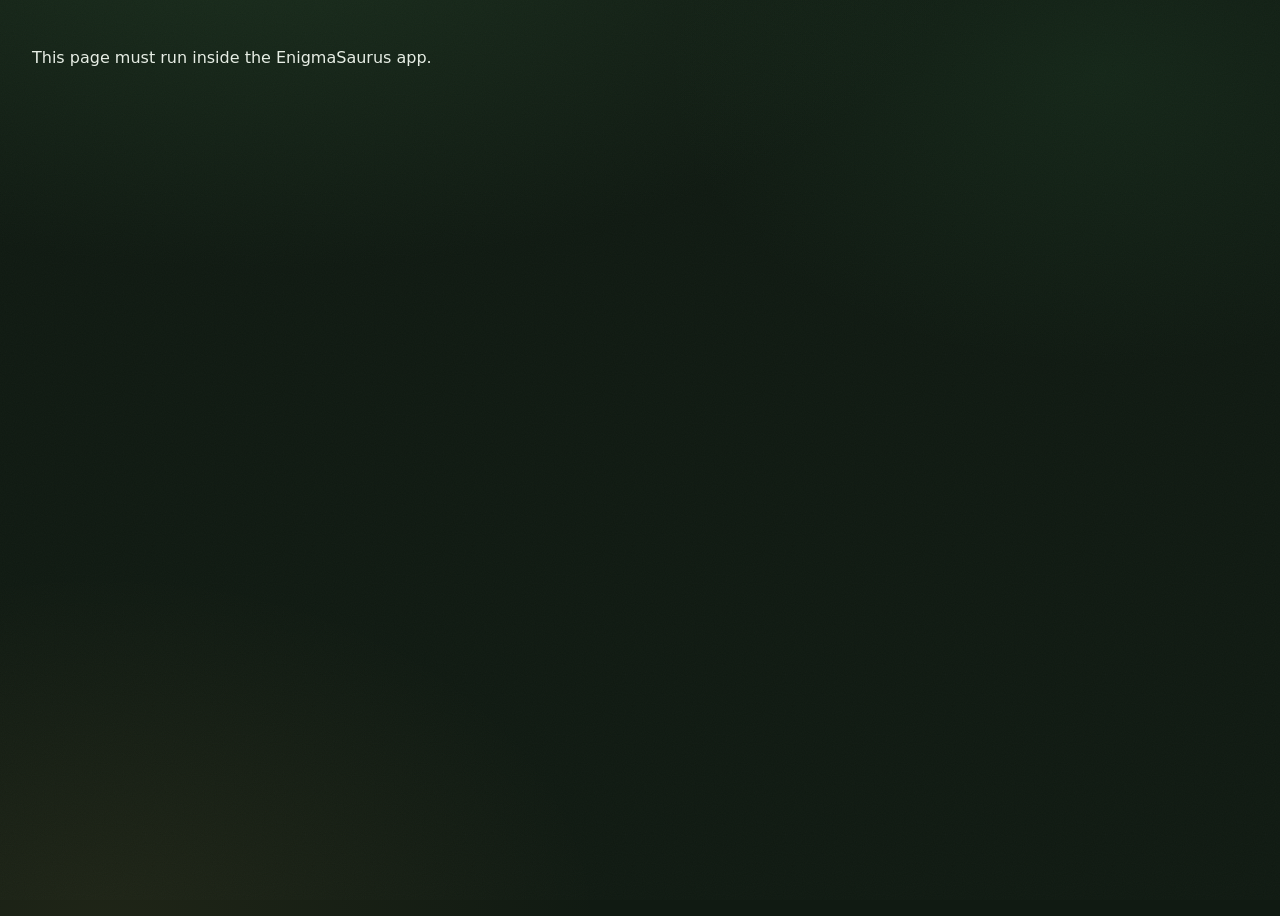
<file: enigma-desktop/ui/index.html>
<!DOCTYPE html>
<html lang="en">
<head>
<meta charset="UTF-8" />
<meta name="viewport" content="width=device-width, initial-scale=1.0" />
<meta name="color-scheme" content="dark" />
<meta name="description" content="EnigmaSaurus: encrypt with and break the Enigma M3/M4 cipher machine." />
<title>EnigmaSaurus: M3/M4 Workbench</title>
<link rel="stylesheet" href="styles.css" />
</head>
<body>
<header class="app-header">
  <div class="brand"><span class="dino">🦕</span> EnigmaSaurus</div>
  <div class="tagline">the Enigma workbench</div>
  <div class="header-row">
  <nav class="tabs">
    <button class="tab active" data-tab="machine">🔤 Machine</button>
    <button class="tab" data-tab="crib">🔍 Crib hunt</button>
    <button class="tab" data-tab="blind">🌿 Blind hunt</button>
  </nav>
  <button id="theme-toggle" title="Switch jungle night / savanna day">🌙</button>
  </div>
</header>

<div id="onboarding" class="onboarding" hidden>
  <div class="onboarding-card">
    <h2 id="ob-title"></h2>
    <p id="ob-body"></p>
    <div class="btnrow">
      <button id="ob-next" class="primary">Next</button>
      <button id="ob-skip">Skip tour</button>
    </div>
    <label class="ob-check"><input type="checkbox" id="ob-hide" /> Do not show again</label>
  </div>
</div>

<main>
  <!-- ============ MACHINE ============ -->
  <section id="tab-machine" class="tabpane active">
    <div class="cols">
      <div class="card">
        <h2>Set up the beast</h2>
        <label title="Scrambling wheels, left to right. The fast one on the right steps with every letter.">Rotor 1 (left)
          <select id="m-r1"></select></label>
        <label title="Scrambling wheels, left to right.">Rotor 2
          <select id="m-r2"></select></label>
        <label title="The fast one steps with every letter.">Rotor 3 (fast)
          <select id="m-r3"></select></label>
        <label title="Naval 4th wheel. It never steps. Leave it on None for army machines.">Rotor 4 (M4)
          <select id="m-r4"></select></label>
        <label title="Turns the signal around halfway. B is the classic.">Reflector
          <select id="m-ref"><option>B</option><option>C</option><option>Thin-B</option><option>Thin-C</option></select></label>
        <label title="Fixed wiring. identity for army/navy machines.">Entry wheel
          <select id="m-etw"><option>identity</option><option>qwertz</option></select></label>
        <label title="Fine adjustment, set once. One letter per wheel.">Rings
          <input id="m-rings" value="AAA" maxlength="4" spellcheck="false" /></label>
        <label title="Letters in the little windows where typing starts.">Positions
          <span class="row"><input id="m-pos" value="AAA" maxlength="4" spellcheck="false" />
          <button id="m-dice" title="Surprise me: random start positions">🎲</button></span></label>
        <label title="Front-panel cables swapping letter pairs, like AV BS CG.">Plugs
          <input id="m-plugs" placeholder="AV BS CG" spellcheck="false" /></label>
        <div class="btnrow">
          <button id="m-load" class="primary" title="Build the machine from these settings">Load machine <span class="btn-trail" aria-hidden="true">↗</span></button>
        </div>
        <div class="btnrow">
          <button id="m-loadcfg" title="Read a TOML setup file">Load config…</button>
          <button id="m-savecfg" title="Write these settings as TOML">Save config…</button>
        </div>
        <div id="m-error" class="error" hidden></div>
      </div>
      <div class="card grow">
        <div id="m-summary" class="summary">Press “Load machine”.</div>
        <div id="m-welcome">
          <h2>Welcome to the nest 🦕</h2>
          <p>Pick your wheels on the left, press <b>Load machine</b>, then type below.
          Try the defaults first: load and type <code>AAAAA</code>. History says <code>BDZGO</code>.</p>
        </div>
        <div id="m-live" hidden>
          <div id="m-windows" class="windows" title="Current window letters"></div>
          <h2>Type</h2>
          <textarea id="m-input" rows="6" placeholder="Type here. Secrets come out below…"></textarea>
          <h2>Output</h2>
          <pre id="m-output" class="output"><span class="dim">Encrypted text appears here as you type.</span></pre>
          <h2>Signal path</h2>
          <pre id="m-trace" class="trace"></pre>
          <div class="btnrow">
            <button id="m-clear">Clear</button>
            <button id="m-copy" title="Copy output to clipboard">Copy</button>
            <button id="m-save" title="Write the output to a .txt file">Save output…</button>
          </div>
        </div>
      </div>
    </div>
  </section>

  <!-- ============ CRIB ============ -->
  <section id="tab-crib" class="tabpane">
    <div class="cols">
      <div class="card">
        <h2>Describe the prey</h2>
        <button id="c-demo" title="Loads a German message + crib that always cracks">Fill demo 🦕</button>
        <label title="Wheels to try. Every order gets tested, taken 3 at a time.">Rotor pool
          <input id="c-pool" value="I II III" spellcheck="false" /></label>
        <label title="Naval fixed 4th wheel, or empty.">M4 fourth
          <select id="c-fourth"><option value="">None</option><option>Beta</option><option>Gamma</option></select></label>
        <label>Rings <input id="c-rings" value="AAA" maxlength="4" spellcheck="false" /></label>
        <label>Reflector
          <select id="c-ref"><option>B</option><option>C</option><option>Thin-B</option><option>Thin-C</option></select></label>
        <label title="Plug pairs you already know.">Known plugs
          <input id="c-plugs" placeholder="AV BS CG" spellcheck="false" /></label>
        <label>Entry wheel
          <select id="c-etw"><option>identity</option><option>qwertz</option></select></label>
        <label>Language
          <select id="c-lang"><option>de</option><option>en</option></select></label>
        <label title="The intercepted message. Paste it here.">Ciphertext
          <textarea id="c-cipher" rows="4"></textarea></label>
        <label title="A word you guess is hiding in the message.">Crib
          <input id="c-crib" spellcheck="false" /></label>
        <label title="Empty scans every offset.">Crib offset
          <input id="c-offset" placeholder="scan all" spellcheck="false" /></label>
        <label title="Ring slots to scan, e.g. 0,1. Empty means fixed rings.">Ring scan
          <input id="c-ringscan" placeholder="empty = fixed" spellcheck="false" /></label>
        <label class="check" title="Recover unknown plugboard cables from the crib.">Infer plugs
          <input type="checkbox" id="c-infer" /></label>
        <label>Winners <input id="c-top" value="5" spellcheck="false" /></label>
        <div class="btnrow">
          <button id="c-start" class="primary">Start hunt <span class="btn-trail" aria-hidden="true">↗</span></button>
          <button id="c-loadcfg" title="Fill machine fields from a TOML file">Load config…</button>
        </div>
        <div id="c-error" class="error" hidden></div>
      </div>
      <div class="card grow">
        <h2>Hunt</h2>
        <progress id="c-bar" max="100" value="0"></progress>
        <div id="c-status" class="dim">Fill the form and press Start hunt.</div>
        <h2>Results <span class="dim">(click a row to preview)</span></h2>
        <table id="c-table"><thead><tr><th>#</th><th>Order</th><th>Pos</th><th>Matches</th><th>Score</th></tr></thead><tbody></tbody></table>
        <div id="c-empty" class="empty"><strong>The tar pit is empty.</strong>Fill the form and press Start hunt, or Fill demo for a guaranteed catch.</div>
        <pre id="c-preview" class="output"></pre>
        <div class="btnrow"><button id="c-save" title="Write the selected winner's full plaintext">Save winner…</button><button id="c-copy" title="Copy the preview to clipboard">Copy</button></div>
      </div>
    </div>
  </section>

  <!-- ============ BLIND ============ -->
  <section id="tab-blind" class="tabpane">
    <div class="cols">
      <div class="card">
        <h2>Describe the tracks</h2>
        <button id="b-demo" title="Loads an English hunt with known-good settings">Fill demo 🦕</button>
        <label title="Wheels to try. Every order gets tested, taken 3 at a time.">Rotor pool
          <input id="b-pool" value="I II III" spellcheck="false" /></label>
        <label>M4 fourth
          <select id="b-fourth"><option value="">None</option><option>Beta</option><option>Gamma</option></select></label>
        <label>Rings <input id="b-rings" value="AAA" maxlength="4" spellcheck="false" /></label>
        <label>Reflector
          <select id="b-ref"><option>B</option><option>C</option><option>Thin-B</option><option>Thin-C</option></select></label>
        <label>Entry wheel
          <select id="b-etw"><option>identity</option><option>qwertz</option></select></label>
        <label>Language
          <select id="b-lang"><option>de</option><option>en</option></select></label>
        <label title="Longer is better: 150+ letters for reliable results.">Ciphertext
          <textarea id="b-cipher" rows="4"></textarea></label>
        <label title="Ring slots to scan, e.g. 0,1. Empty means fixed rings.">Ring scan
          <input id="b-ringscan" placeholder="empty = fixed" spellcheck="false" /></label>
        <label title="Cap on plug cables the hunter may invent. Lower is safer on short texts.">Max plugs
          <input id="b-maxplugs" value="6" spellcheck="false" /></label>
        <label>Top positions <input id="b-toppos" value="10" spellcheck="false" /></label>
        <label>Restarts <input id="b-restarts" value="3" spellcheck="false" /></label>
        <label>Seed <input id="b-seed" value="1" spellcheck="false" /></label>
        <label>Winners <input id="b-top" value="3" spellcheck="false" /></label>
        <div class="btnrow">
          <button id="b-start" class="primary">Start hunt <span class="btn-trail" aria-hidden="true">↗</span></button>
          <button id="b-loadcfg" title="Fill machine fields from a TOML file">Load config…</button>
        </div>
        <div id="b-error" class="error" hidden></div>
      </div>
      <div class="card grow">
        <h2>Hunt</h2>
        <div id="b-warn" class="warn" hidden></div>
        <div class="stages">
          <div>scan <progress id="b-scan" max="100" value="0"></progress> <span id="b-scant"></span></div>
          <div>climb <progress id="b-climb" max="100" value="0"></progress> <span id="b-climbt"></span></div>
          <div>orders <progress id="b-ord" max="100" value="0"></progress> <span id="b-ordt"></span></div>
        </div>
        <h2>Winners <span class="dim">(click a row to preview)</span></h2>
        <table id="b-table"><thead><tr><th>#</th><th>Order</th><th>Pos</th><th>Plugs</th><th>Score</th></tr></thead><tbody></tbody></table>
        <div id="b-empty" class="empty"><strong>No tracks yet.</strong>Fill the form and press Start hunt, or Fill demo for a guaranteed catch.</div>
        <pre id="b-preview" class="output"></pre>
        <div class="btnrow"><button id="b-save" title="Write the selected winner's full plaintext">Save winner…</button><button id="b-copy" title="Copy the preview to clipboard">Copy</button></div>
      </div>
    </div>
  </section>
</main>

<script type="module" src="app.js"></script>
</body>
</html>
</file>
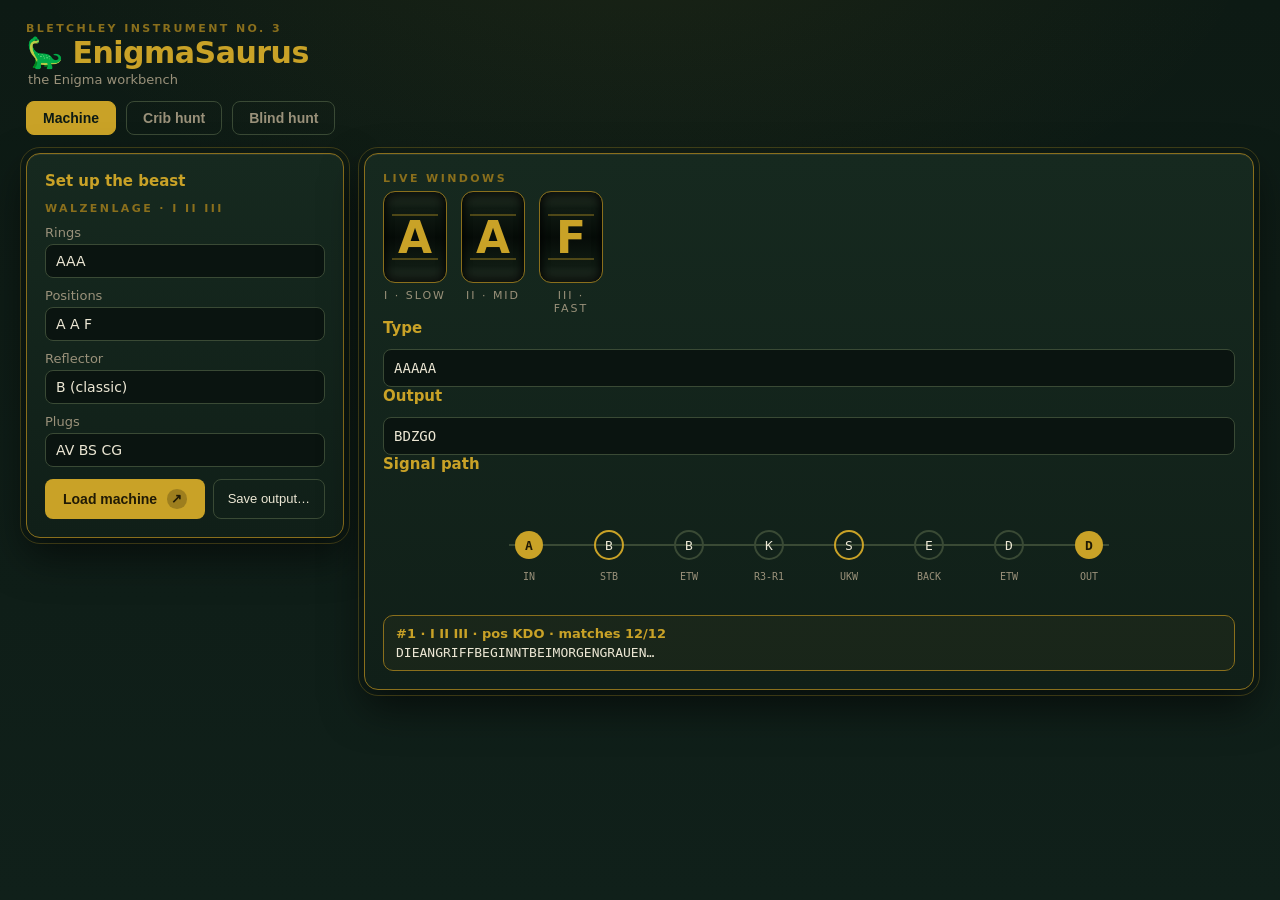
<file: previews/preview-bletchley.html>
<!DOCTYPE html>
<html lang="en">
<head>
<meta charset="UTF-8" />
<meta name="viewport" content="width=device-width, initial-scale=1.0" />
<title>Preview A: Bletchley atelier (static mock)</title>
<style>
  :root {
    --enamel: #10201a;
    --enamel-2: #16291f;
    --brass: #c9a227;
    --brass-dim: #8a6f1c;
    --ink: #ece7d4;
    --dim: #9a917a;
    --red: #d0684e;
    --line: #3a4a35;
  }
  * { box-sizing: border-box; }
  body {
    margin: 0; color: var(--ink);
    font-family: "Segoe UI", system-ui, sans-serif;
    background:
      radial-gradient(900px 500px at 50% -10%, rgba(201, 162, 39, 0.07), transparent 70%),
      linear-gradient(#0d1a14, #10201a);
    min-height: 100vh; padding: 0 26px 30px;
  }
  .plate-label {
    font-size: 11px; letter-spacing: 0.22em; text-transform: uppercase;
    color: var(--brass-dim); font-weight: 600;
  }
  header { padding-top: 22px; }
  .brand { font-size: 30px; font-weight: 800; letter-spacing: -0.5px; color: var(--brass); }
  .tagline { color: var(--dim); font-size: 13px; margin: 2px 0 14px 2px; }
  .tabs { display: flex; gap: 10px; margin-bottom: 18px; }
  .tab {
    background: transparent; color: var(--dim);
    border: 1px solid var(--line); border-radius: 8px;
    padding: 8px 16px; font-size: 14px; font-weight: 600; cursor: pointer;
  }
  .tab.active { color: #0d1a14; background: var(--brass); border-color: var(--brass); }
  .cols { display: flex; gap: 20px; align-items: flex-start; }
  .card {
    background: linear-gradient(var(--enamel-2), #101f18);
    border: 1px solid var(--brass-dim); border-radius: 14px;
    outline: 1px solid rgba(201, 162, 39, 0.25); outline-offset: 5px;
    padding: 18px; min-width: 300px;
    box-shadow: 0 18px 40px rgba(0, 0, 0, 0.55), inset 0 1px 0 rgba(236, 231, 212, 0.08);
  }
  .card.grow { flex: 1; }
  .card h2 { margin: 0 0 12px; font-size: 15px; color: var(--brass); }
  label { display: block; margin: 10px 0; font-size: 13px; color: var(--dim); }
  .field {
    display: block; width: 100%; margin-top: 4px;
    background: #0a1410; color: var(--ink);
    border: 1px solid var(--line); border-radius: 8px;
    padding: 8px 10px; font-size: 14px;
  }
  button.cta {
    background: var(--brass); color: #201a05; border: none; border-radius: 8px;
    padding: 10px 18px; font-size: 14px; font-weight: 700; cursor: pointer;
    display: inline-flex; align-items: center; gap: 10px;
  }
  button.ghost {
    background: transparent; color: var(--ink);
    border: 1px solid var(--line); border-radius: 8px;
    padding: 9px 14px; font-size: 13px; cursor: pointer;
  }
  .trail {
    display: inline-flex; align-items: center; justify-content: center;
    width: 1.5em; height: 1.5em; border-radius: 50%;
    background: rgba(0, 0, 0, 0.22); font-size: 13px;
  }
  .btnrow { display: flex; gap: 8px; margin-top: 12px; }
  /* Physical rotor drums */
  .drums { display: flex; gap: 14px; margin: 6px 0 4px; }
  .drum { width: 64px; text-align: center; }
  .drum .wheel {
    height: 92px; border-radius: 12px;
    background: linear-gradient(#2b3a2c 0%, #101b13 18%, #060c08 50%, #101b13 82%, #2b3a2c 100%);
    border: 1px solid var(--brass-dim);
    display: flex; align-items: center; justify-content: center;
    font-size: 44px; font-weight: 800; color: var(--brass);
    box-shadow: inset 0 6px 10px rgba(0,0,0,.7), inset 0 -6px 10px rgba(0,0,0,.7);
    position: relative;
  }
  .drum .wheel::before, .drum .wheel::after {
    content: ""; position: absolute; left: 8px; right: 8px; height: 2px;
    background: rgba(201, 162, 39, 0.35);
  }
  .drum .wheel::before { top: 22px; }
  .drum .wheel::after { bottom: 22px; }
  .drum .cap { font-size: 11px; letter-spacing: 0.18em; color: var(--dim); margin-top: 6px; text-transform: uppercase; }
  .readout {
    background: #0a1410; border: 1px solid var(--line); border-radius: 8px;
    padding: 10px; font-family: Consolas, monospace; font-size: 14px;
    white-space: pre-wrap; word-break: break-all;
  }
  .trace-svg { width: 100%; height: 120px; display: block; }
  .intercept {
    border: 1px solid var(--brass-dim); border-radius: 10px;
    padding: 10px 12px; margin-top: 10px; background: rgba(201, 162, 39, 0.05);
  }
  .intercept .head { color: var(--brass); font-weight: 700; font-size: 13px; }
  .intercept .body { font-family: Consolas, monospace; font-size: 13px; margin-top: 4px; }
</style>
</head>
<body>
<header>
  <div class="plate-label">Bletchley instrument no. 3</div>
  <div class="brand">🦕 EnigmaSaurus</div>
  <div class="tagline">the Enigma workbench</div>
  <div class="tabs">
    <button class="tab active">Machine</button>
    <button class="tab">Crib hunt</button>
    <button class="tab">Blind hunt</button>
  </div>
</header>
<main>
  <div class="cols">
    <div class="card">
      <h2>Set up the beast</h2>
      <div class="plate-label">Walzenlage · I II III</div>
      <label>Rings <span class="field">AAA</span></label>
      <label>Positions <span class="field">A A F</span></label>
      <label>Reflector <span class="field">B (classic)</span></label>
      <label>Plugs <span class="field">AV BS CG</span></label>
      <div class="btnrow">
        <button class="cta">Load machine <span class="trail">↗</span></button>
        <button class="ghost">Save output…</button>
      </div>
    </div>
    <div class="card grow">
      <div class="plate-label">Live windows</div>
      <div class="drums">
        <div class="drum"><div class="wheel">A</div><div class="cap">I · slow</div></div>
        <div class="drum"><div class="wheel">A</div><div class="cap">II · mid</div></div>
        <div class="drum"><div class="wheel">F</div><div class="cap">III · fast</div></div>
      </div>
      <h2>Type</h2>
      <div class="readout">AAAAA</div>
      <h2>Output</h2>
      <div class="readout">BDZGO</div>
      <h2>Signal path</h2>
      <svg class="trace-svg" viewBox="0 0 640 120" role="img" aria-label="Current path for the last letter">
        <line x1="20" y1="60" x2="620" y2="60" stroke="#3a4a35" stroke-width="2"/>
        <g font-family="Consolas, monospace" font-size="13" text-anchor="middle">
          <circle cx="40" cy="60" r="14" fill="#c9a227"/><text x="40" y="65" fill="#201a05" font-weight="bold">A</text><text x="40" y="95" fill="#9a917a" font-size="10">IN</text>
          <circle cx="120" cy="60" r="14" fill="none" stroke="#c9a227" stroke-width="2"/><text x="120" y="65" fill="#ece7d4">B</text><text x="120" y="95" fill="#9a917a" font-size="10">STB</text>
          <circle cx="200" cy="60" r="14" fill="none" stroke="#3a4a35" stroke-width="2"/><text x="200" y="65" fill="#ece7d4">B</text><text x="200" y="95" fill="#9a917a" font-size="10">ETW</text>
          <circle cx="280" cy="60" r="14" fill="none" stroke="#3a4a35" stroke-width="2"/><text x="280" y="65" fill="#ece7d4">K</text><text x="280" y="95" fill="#9a917a" font-size="10">R3-R1</text>
          <circle cx="360" cy="60" r="14" fill="none" stroke="#c9a227" stroke-width="2"/><text x="360" y="65" fill="#ece7d4">S</text><text x="360" y="95" fill="#9a917a" font-size="10">UKW</text>
          <circle cx="440" cy="60" r="14" fill="none" stroke="#3a4a35" stroke-width="2"/><text x="440" y="65" fill="#ece7d4">E</text><text x="440" y="95" fill="#9a917a" font-size="10">BACK</text>
          <circle cx="520" cy="60" r="14" fill="none" stroke="#3a4a35" stroke-width="2"/><text x="520" y="65" fill="#ece7d4">D</text><text x="520" y="95" fill="#9a917a" font-size="10">ETW</text>
          <circle cx="600" cy="60" r="14" fill="#c9a227"/><text x="600" y="65" fill="#201a05" font-weight="bold">D</text><text x="600" y="95" fill="#9a917a" font-size="10">OUT</text>
        </g>
      </svg>
      <div class="intercept">
        <div class="head">#1 · I II III · pos KDO · matches 12/12</div>
        <div class="body">DIEANGRIFFBEGINNTBEIMORGENGRAUEN…</div>
      </div>
    </div>
  </div>
</main>
</body>
</html>
</file>
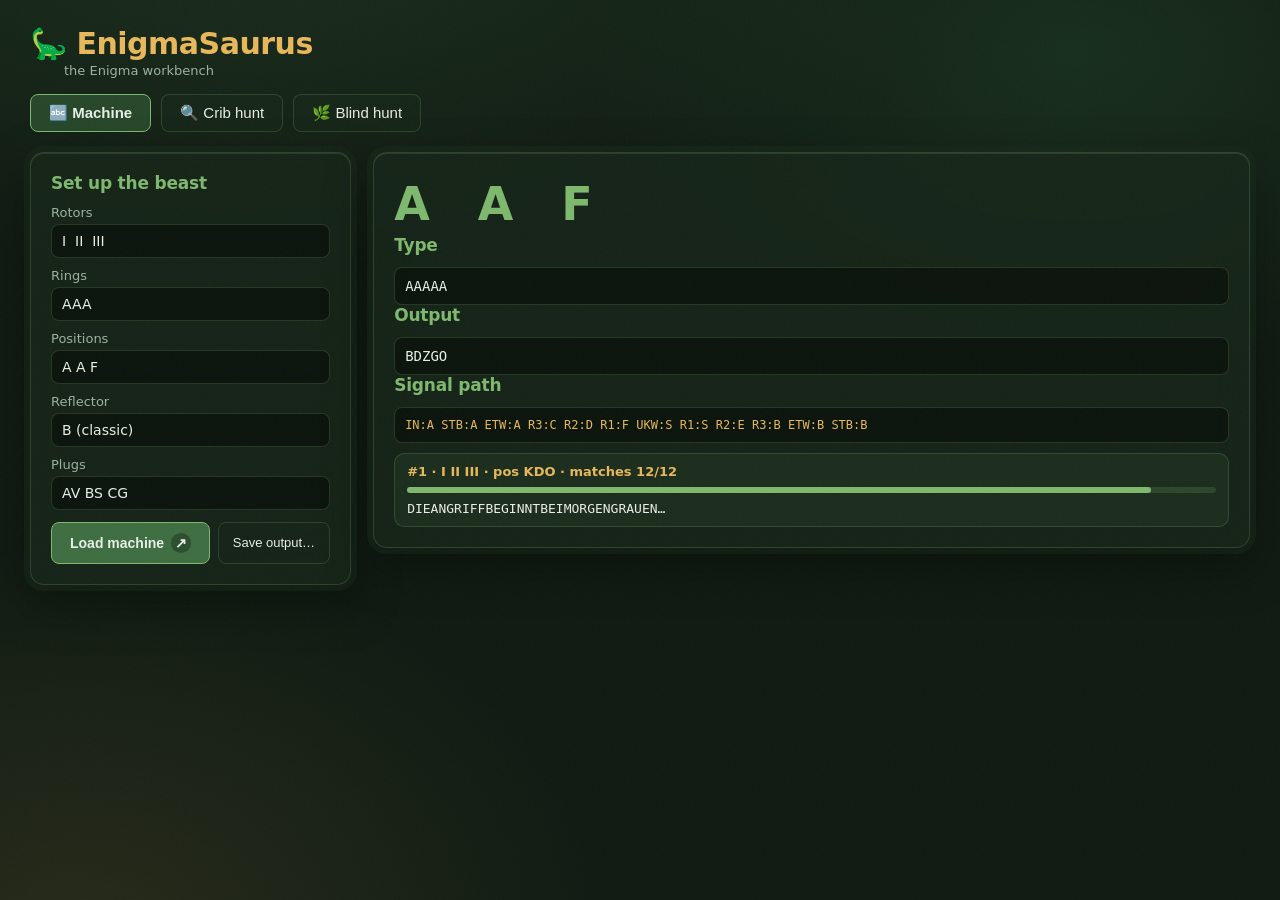
<file: previews/preview-jungle.html>
<!DOCTYPE html>
<html lang="en">
<head>
<meta charset="UTF-8" />
<meta name="viewport" content="width=device-width, initial-scale=1.0" />
<title>Preview C: Premium jungle (static mock)</title>
<style>
  :root {
    --jungle: #101a12;
    --card: rgba(24, 40, 27, 0.72);
    --fern: #7eb86e;
    --amber: #e8b85a;
    --ink: #e8efe6;
    --dim: #9db3a0;
    --line: rgba(126, 184, 110, 0.22);
  }
  * { box-sizing: border-box; }
  body {
    margin: 0; color: var(--ink);
    font-family: "Segoe UI", system-ui, sans-serif;
    background:
      radial-gradient(700px 460px at 84% 6%, rgba(64, 150, 84, 0.16), transparent 70%),
      radial-gradient(760px 560px at 6% 104%, rgba(232, 184, 90, 0.10), transparent 70%),
      radial-gradient(1200px 600px at 20% -10%, #1b2f1e 0%, #101a12 60%);
    min-height: 100vh; padding: 0 30px 34px;
  }
  body::after {
    content: ""; position: fixed; inset: 0; z-index: 60; pointer-events: none; opacity: 0.05;
    background-image: url("data:image/svg+xml,%3Csvg xmlns='http://www.w3.org/2000/svg' width='160' height='160'%3E%3Cfilter id='n'%3E%3CfeTurbulence type='fractalNoise' baseFrequency='0.9' numOctaves='2'/%3E%3C/filter%3E%3Crect width='100%25' height='100%25' filter='url(%23n)' opacity='0.6'/%3E%3C/svg%3E");
  }
  header { padding-top: 26px; }
  .brand { font-size: 30px; font-weight: 800; letter-spacing: -0.5px; color: var(--amber); }
  .tagline { color: var(--dim); font-size: 13px; font-weight: 500; margin: 2px 0 16px 34px; }
  .tabs { display: flex; gap: 10px; margin-bottom: 20px; }
  .tab {
    background: rgba(24, 40, 27, 0.6); color: var(--ink);
    border: 1px solid var(--line); border-radius: 8px;
    padding: 9px 18px; font-size: 15px; font-weight: 500; cursor: pointer;
    backdrop-filter: blur(14px); -webkit-backdrop-filter: blur(14px);
    transition: background-color 0.25s cubic-bezier(0.32, 0.72, 0, 1),
      border-color 0.25s cubic-bezier(0.32, 0.72, 0, 1),
      transform 0.2s cubic-bezier(0.32, 0.72, 0, 1);
  }
  .tab.active { background: rgba(46, 84, 50, 0.75); border-color: var(--fern); font-weight: 700; }
  .tab:hover { border-color: var(--fern); transform: translateY(-1px); }
  .cols { display: flex; gap: 22px; align-items: flex-start; }
  .card {
    background: var(--card);
    border: 1px solid var(--line); border-radius: 14px;
    padding: 20px; min-width: 300px;
    backdrop-filter: blur(18px); -webkit-backdrop-filter: blur(18px);
    box-shadow:
      0 0 0 6px rgba(26, 42, 28, 0.45),
      0 18px 44px rgba(4, 12, 6, 0.55),
      inset 0 1px 0 rgba(232, 239, 230, 0.10);
    animation: rise 0.7s cubic-bezier(0.32, 0.72, 0, 1) both;
  }
  .card.grow { flex: 1; animation-delay: 0.08s; }
  @keyframes rise {
    from { opacity: 0; transform: translateY(16px); }
    to { opacity: 1; transform: none; }
  }
  .card h2 { margin: 0 0 12px; font-size: 17px; font-weight: 600; letter-spacing: -0.2px; color: var(--fern); }
  label { display: block; margin: 10px 0; font-size: 13px; color: var(--dim); }
  .field {
    display: block; margin-top: 4px;
    background: rgba(10, 18, 12, 0.8); color: var(--ink);
    border: 1px solid var(--line); border-radius: 8px;
    padding: 8px 10px; font-size: 14px;
  }
  button.cta {
    background: #3e6e42; color: #e8efe6; border: 1px solid var(--fern); border-radius: 8px;
    padding: 10px 18px; font-size: 14px; font-weight: 700; cursor: pointer;
    display: inline-flex; align-items: center;
    transition: background-color 0.25s cubic-bezier(0.32, 0.72, 0, 1),
      transform 0.2s cubic-bezier(0.32, 0.72, 0, 1);
  }
  button.cta:hover { background: #4c854f; transform: translateY(-1px); }
  button.cta:active { transform: scale(0.98); }
  .trail {
    display: inline-flex; align-items: center; justify-content: center;
    width: 1.4em; height: 1.4em; border-radius: 50%;
    background: rgba(0, 0, 0, 0.28); margin-left: 0.5em;
    transition: transform 0.3s cubic-bezier(0.32, 0.72, 0, 1);
  }
  button.cta:hover .trail { transform: translate(2px, -2px) scale(1.08); }
  button.ghost {
    background: transparent; color: var(--ink);
    border: 1px solid var(--line); border-radius: 8px;
    padding: 9px 14px; font-size: 13px; cursor: pointer;
  }
  .btnrow { display: flex; gap: 8px; margin-top: 12px; }
  .windows { font-size: 46px; font-weight: 800; letter-spacing: 16px; color: var(--fern); margin: 4px 0; }
  .readout {
    background: rgba(10, 18, 12, 0.8); border: 1px solid var(--line); border-radius: 8px;
    padding: 10px; font-family: Consolas, monospace; font-size: 14px;
    white-space: pre-wrap; word-break: break-all;
  }
  .trace { color: var(--amber); font-size: 12px; }
  .result {
    border: 1px solid var(--line); border-radius: 10px;
    padding: 10px 12px; margin-top: 10px;
    background: rgba(126, 184, 110, 0.07);
  }
  .result .head { color: var(--amber); font-weight: 700; font-size: 13px; }
  .result .bar { height: 6px; border-radius: 3px; background: rgba(126,184,110,.18); margin-top: 8px; }
  .result .bar i { display: block; height: 100%; width: 92%; border-radius: 3px; background: var(--fern); }
  .result .body { font-family: Consolas, monospace; font-size: 13px; margin-top: 8px; }
</style>
</head>
<body>
<header>
  <div class="brand">🦕 EnigmaSaurus</div>
  <div class="tagline">the Enigma workbench</div>
  <div class="tabs">
    <button class="tab active">🔤 Machine</button>
    <button class="tab">🔍 Crib hunt</button>
    <button class="tab">🌿 Blind hunt</button>
  </div>
</header>
<main>
  <div class="cols">
    <div class="card">
      <h2>Set up the beast</h2>
      <label>Rotors <span class="field">I&nbsp;&nbsp;II&nbsp;&nbsp;III</span></label>
      <label>Rings <span class="field">AAA</span></label>
      <label>Positions <span class="field">A A F</span></label>
      <label>Reflector <span class="field">B (classic)</span></label>
      <label>Plugs <span class="field">AV BS CG</span></label>
      <div class="btnrow">
        <button class="cta">Load machine <span class="trail">↗</span></button>
        <button class="ghost">Save output…</button>
      </div>
    </div>
    <div class="card grow">
      <div class="windows">A A F</div>
      <h2>Type</h2>
      <div class="readout">AAAAA</div>
      <h2>Output</h2>
      <div class="readout">BDZGO</div>
      <h2>Signal path</h2>
      <div class="readout trace">IN:A STB:A ETW:A R3:C R2:D R1:F UKW:S R1:S R2:E R3:B ETW:B STB:B</div>
      <div class="result">
        <div class="head">#1 · I II III · pos KDO · matches 12/12</div>
        <div class="bar"><i></i></div>
        <div class="body">DIEANGRIFFBEGINNTBEIMORGENGRAUEN…</div>
      </div>
    </div>
  </div>
</main>
</body>
</html>
</file>
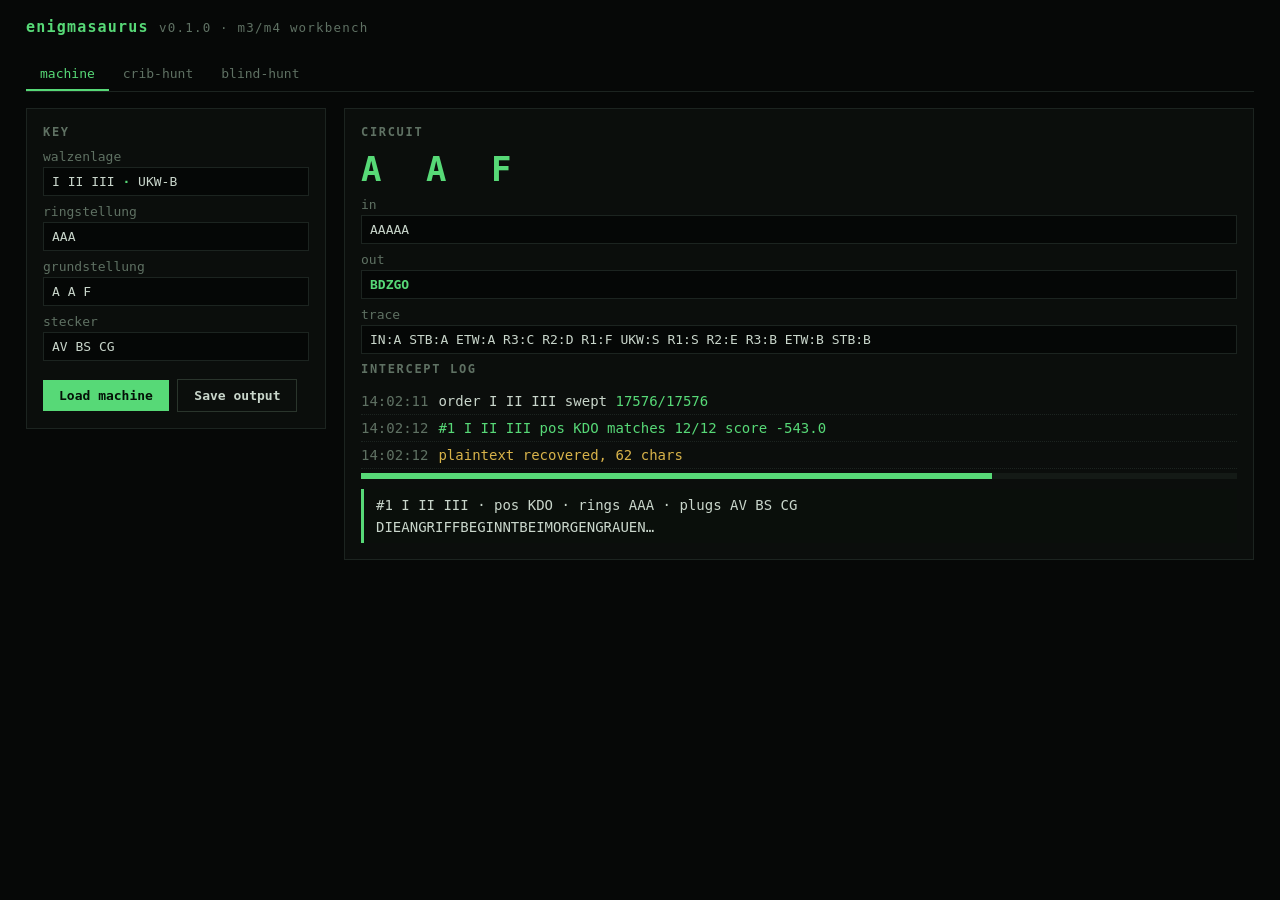
<file: previews/preview-signals.html>
<!DOCTYPE html>
<html lang="en">
<head>
<meta charset="UTF-8" />
<meta name="viewport" content="width=device-width, initial-scale=1.0" />
<title>Preview B: Night signals (static mock)</title>
<style>
  :root {
    --bg: #060807;
    --panel: #0b0e0c;
    --phos: #57d977;
    --phos-dim: #234d2e;
    --ink: #c9d6cb;
    --dim: #5f7163;
    --warn: #d8b34a;
  }
  * { box-sizing: border-box; }
  body {
    margin: 0; background: var(--bg); color: var(--ink);
    font-family: Consolas, "Cascadia Mono", monospace;
    min-height: 100vh; padding: 0 26px 30px; font-size: 14px;
  }
  header { padding-top: 18px; }
  .brand { font-size: 15px; font-weight: 700; color: var(--phos); letter-spacing: 0.08em; }
  .brand small { color: var(--dim); font-weight: 400; }
  .tabs { display: flex; gap: 0; margin: 12px 0 0; border-bottom: 1px solid #1c2420; }
  .tab {
    background: transparent; color: var(--dim); border: none;
    border-bottom: 2px solid transparent;
    padding: 8px 14px; font: inherit; font-size: 13px; cursor: pointer;
  }
  .tab.active { color: var(--phos); border-bottom-color: var(--phos); }
  .cols { display: flex; gap: 18px; align-items: flex-start; margin-top: 16px; }
  .pane { background: var(--panel); border: 1px solid #1c2420; padding: 16px; min-width: 300px; }
  .pane.grow { flex: 1; }
  .pane h2 { margin: 0 0 10px; font-size: 12px; font-weight: 700; letter-spacing: 0.14em; text-transform: uppercase; color: var(--dim); }
  .fld { margin: 8px 0; font-size: 13px; }
  .fld > span { display: block; color: var(--dim); margin-bottom: 3px; }
  .fld .val {
    display: block; background: #050706; border: 1px solid #1c2420;
    padding: 6px 8px; color: var(--ink);
  }
  .fld .val b { color: var(--phos); font-weight: 700; }
  button {
    background: var(--phos); color: #041007; border: none;
    padding: 8px 16px; font: inherit; font-size: 13px; font-weight: 700; cursor: pointer;
    margin-top: 10px;
  }
  button.ghost { background: transparent; color: var(--ink); border: 1px solid #2a352c; }
  .windows { font-size: 34px; font-weight: 700; letter-spacing: 12px; color: var(--phos); margin: 2px 0 8px; }
  .io { background: #050706; border: 1px solid #1c2420; padding: 10px; white-space: pre-wrap; word-break: break-all; }
  .log { margin-top: 12px; }
  .log div { padding: 5px 0; border-bottom: 1px dotted #1c2420; }
  .log .t { color: var(--dim); margin-right: 10px; }
  .log .ok { color: var(--phos); }
  .log .hl { color: var(--warn); }
  .bar { height: 6px; background: #141a16; margin: 4px 0 10px; }
  .bar i { display: block; height: 100%; width: 72%; background: var(--phos); }
  .winner { border-left: 3px solid var(--phos); padding: 8px 12px; margin-top: 10px; background: #0a0f0b; }
  .winner .plain { color: var(--ink); margin-top: 6px; word-break: break-all; }
</style>
</head>
<body>
<header>
  <div class="brand">enigmasaurus <small>v0.1.0 · m3/m4 workbench</small></div>
  <div class="tabs">
    <button class="tab active">machine</button>
    <button class="tab">crib-hunt</button>
    <button class="tab">blind-hunt</button>
  </div>
</header>
<main>
  <div class="cols">
    <div class="pane">
      <h2>key</h2>
      <div class="fld"><span>walzenlage</span><span class="val">I II III <b>·</b> UKW-B</span></div>
      <div class="fld"><span>ringstellung</span><span class="val">AAA</span></div>
      <div class="fld"><span>grundstellung</span><span class="val">A A F</span></div>
      <div class="fld"><span>stecker</span><span class="val">AV BS CG</span></div>
      <button>Load machine</button>
      <button class="ghost">Save output</button>
    </div>
    <div class="pane grow">
      <h2>circuit</h2>
      <div class="windows">A A F</div>
      <div class="fld"><span>in</span><span class="val">AAAAA</span></div>
      <div class="fld"><span>out</span><span class="val"><b>BDZGO</b></span></div>
      <div class="fld"><span>trace</span><span class="val">IN:A STB:A ETW:A R3:C R2:D R1:F UKW:S R1:S R2:E R3:B ETW:B STB:B</span></div>
      <h2>intercept log</h2>
      <div class="log">
        <div><span class="t">14:02:11</span>order I II III swept <span class="ok">17576/17576</span></div>
        <div><span class="t">14:02:12</span><span class="ok">#1 I II III pos KDO matches 12/12 score -543.0</span></div>
        <div><span class="t">14:02:12</span><span class="hl">plaintext recovered, 62 chars</span></div>
      </div>
      <div class="bar"><i></i></div>
      <div class="winner">
        <div><span class="ok">#1</span> I II III · pos KDO · rings AAA · plugs AV BS CG</div>
        <div class="plain">DIEANGRIFFBEGINNTBEIMORGENGRAUEN…</div>
      </div>
    </div>
  </div>
</main>
</body>
</html>
</file>
<file: enigma-desktop/ui/styles.css>
:root {
  --jungle: #101a12;
  --jungle-2: #16241a;
  --moss: #223823;
  --fern: #7eb86e;
  --amber: #e8b85a;
  --ink: #e8efe6;
  --dim: #9db3a0;
  --red: #e0685a;
  --line: #2c442e;
  --display: "Bahnschrift SemiBold", Bahnschrift, "Segoe UI", system-ui, sans-serif;
}
/* Savanna day: same jungle identity, readable in daylight. */
[data-theme="light"] {
  --jungle: #eef3ea;
  --jungle-2: #ffffff;
  --moss: #dce8d6;
  --fern: #2f6b35;
  --amber: #8a5f16;
  --ink: #1c2b1e;
  --dim: #4c6350;
  --red: #a83a2c;
  --line: #c3d4c0;
}
/* Shape system: surfaces 14px, all controls 8px. No exceptions. */
* { box-sizing: border-box; }
body {
  margin: 0;
  background:
    radial-gradient(620px 420px at 86% 8%, rgba(64, 150, 84, 0.10), transparent 70%),
    radial-gradient(720px 520px at 8% 102%, rgba(232, 184, 90, 0.07), transparent 70%),
    radial-gradient(1200px 600px at 20% -10%, #1b2f1e 0%, var(--jungle) 60%);
  color: var(--ink);
  font-family: "Segoe UI", system-ui, -apple-system, sans-serif;
  min-height: 100vh;
}
[data-theme="light"] body {
  background:
    radial-gradient(620px 420px at 86% 8%, rgba(64, 150, 84, 0.12), transparent 70%),
    radial-gradient(720px 520px at 8% 102%, rgba(180, 130, 40, 0.10), transparent 70%),
    radial-gradient(1200px 600px at 20% -10%, #f7faf3 0%, var(--jungle) 60%);
}
/* Film grain: breaks digital flatness. Static, pointer-transparent. */
body::after {
  content: "";
  position: fixed; inset: 0; z-index: 60; pointer-events: none; opacity: 0.05;
  background-image: url("data:image/svg+xml,%3Csvg xmlns='http://www.w3.org/2000/svg' width='160' height='160'%3E%3Cfilter id='n'%3E%3CfeTurbulence type='fractalNoise' baseFrequency='0.9' numOctaves='2'/%3E%3C/filter%3E%3Crect width='100%25' height='100%25' filter='url(%23n)' opacity='0.6'/%3E%3C/svg%3E");
}
.app-header { padding: 14px 22px 0; }
.header-row { display: flex; align-items: flex-end; gap: 12px; }
.header-row .tabs { flex: 1; padding-bottom: 12px; }
#theme-toggle { font-size: 17px; padding: 6px 12px; margin-bottom: 12px; }
.brand {
  font-family: var(--display);
  font-size: 26px; font-weight: 800; letter-spacing: -0.5px; color: var(--amber);
}
.tagline { color: var(--dim); margin: 0 0 10px 34px; font-size: 13px; font-weight: 500; }
.tabs { display: flex; gap: 8px; padding-bottom: 12px; }
.tab {
  background: var(--jungle-2); color: var(--ink);
  border: 1px solid var(--line); border-radius: 8px;
  padding: 8px 16px; font-size: 15px; font-weight: 500; cursor: pointer;
  font-family: var(--display);
  transition: background-color 0.25s cubic-bezier(0.32, 0.72, 0, 1),
    border-color 0.25s cubic-bezier(0.32, 0.72, 0, 1);
}
.tab.active { background: var(--moss); border-color: var(--fern); font-weight: 700; }
.tab:hover { border-color: var(--fern); }
.tab:active { transform: scale(0.98); }
main { padding: 0 22px 22px; }
.tabpane { display: none; }
.tabpane.active { display: block; }
.cols { display: flex; gap: 16px; align-items: flex-start; }
.card {
  background: rgba(22, 36, 26, 0.9);
  border: 1px solid var(--line); border-radius: 14px;
  padding: 16px; min-width: 290px;
  /* Machined-tray illusion: hairline + outer shell ring + top inner light. */
  box-shadow:
    0 0 0 6px rgba(26, 42, 28, 0.55),
    0 14px 34px rgba(4, 12, 6, 0.55),
    inset 0 1px 0 rgba(126, 184, 110, 0.09);
}
.card.grow { flex: 1; min-width: 0; }
.card h2 {
  margin: 14px 0 8px; font-size: 17px; font-weight: 600; letter-spacing: -0.2px;
  text-wrap: balance; color: var(--fern);
  font-family: var(--display);
}
.card h2:first-child { margin-top: 0; }
.card p { max-width: 65ch; line-height: 1.55; }
label { display: block; margin: 8px 0; font-size: 13px; color: var(--dim); }
label.check, label.ob-check { display: flex; align-items: center; gap: 8px; cursor: pointer; }
label.check input, label.ob-check input { width: auto; accent-color: var(--fern); }
input, select, textarea {
  display: block; width: 100%; margin-top: 3px;
  background: #0d150e; color: var(--ink);
  border: 1px solid var(--line); border-radius: 8px;
  padding: 7px 9px; font-size: 14px; font-family: inherit;
}
input:focus, select:focus, textarea:focus { outline: 2px solid var(--fern); border-color: var(--fern); }
textarea { resize: vertical; font-family: Consolas, monospace; }
.row { display: flex; gap: 6px; align-items: center; }
.row input { flex: 1; }
button {
  background: var(--moss); color: var(--ink);
  border: 1px solid var(--fern); border-radius: 8px;
  padding: 7px 14px; font-size: 14px; font-weight: 600; cursor: pointer;
  font-family: var(--display);
  transition: background-color 0.25s cubic-bezier(0.32, 0.72, 0, 1),
    transform 0.2s cubic-bezier(0.32, 0.72, 0, 1),
    border-color 0.25s cubic-bezier(0.32, 0.72, 0, 1);
}
/* Button-in-button trailing icon: diagonal magnetic drift on hover. */
.btn-trail {
  display: inline-flex; align-items: center; justify-content: center;
  width: 1.4em; height: 1.4em; border-radius: 50%;
  background: rgba(0, 0, 0, 0.28); margin-left: 0.5em;
  transition: transform 0.3s cubic-bezier(0.32, 0.72, 0, 1);
}
button:hover .btn-trail { transform: translate(2px, -2px) scale(1.08); }
button:hover { background: #2b4a2e; border-color: var(--amber); }
button:active { transform: scale(0.98); }
button:focus-visible, .tab:focus-visible, input:focus-visible,
select:focus-visible, textarea:focus-visible, tr:focus-visible {
  outline: 2px solid var(--fern); outline-offset: 2px;
}
button.primary { background: #3e6e42; font-weight: 700; }
button.primary:hover { background: #4c854f; }
.btnrow { display: flex; gap: 8px; margin-top: 10px; flex-wrap: wrap; }
.error {
  margin-top: 10px; color: #ffd9d4; background: #4a1f1a;
  border: 1px solid var(--red); border-radius: 8px; padding: 8px 10px; font-size: 13px;
}
.warn {
  margin: 8px 0; color: #ffe3ae; background: #4a3812;
  border: 1px solid var(--amber); border-radius: 8px; padding: 8px 10px; font-size: 13px;
}
.dim { color: var(--dim); font-size: 13px; font-weight: 400; }
.summary { margin-bottom: 8px; color: var(--amber); }
.windows {
  font-family: var(--display);
  font-size: 44px; font-weight: 800; letter-spacing: 14px;
  color: var(--fern); margin: 4px 0;
  display: inline-block;
}
/* Rotor step pulse: re-triggered from JS on every windows change. */
.windows.bump { animation: bump 0.3s cubic-bezier(0.32, 0.72, 0, 1); }
@keyframes bump {
  0% { transform: scale(1); }
  40% { transform: scale(1.12); }
  100% { transform: scale(1); }
}
.output, .trace {
  background: #0d150e; border: 1px solid var(--line); border-radius: 8px;
  padding: 10px; white-space: pre-wrap; word-break: break-all;
  font-family: ui-monospace, "Cascadia Mono", Consolas, monospace;
  font-size: 14px; min-height: 40px;
}
.trace { color: var(--amber); font-size: 12px; }
progress { width: 100%; height: 18px; accent-color: var(--fern); }
.stages > div { display: flex; gap: 8px; align-items: center; margin: 4px 0; }
.stages progress { flex: 1; }
.stages span { min-width: 130px; color: var(--dim); font-size: 13px; }
table { width: 100%; border-collapse: collapse; font-size: 13px; font-variant-numeric: tabular-nums; }
th, td { text-align: left; padding: 6px 8px; border-bottom: 1px solid var(--line); }
tbody tr { cursor: pointer; transition: background-color 0.25s cubic-bezier(0.32, 0.72, 0, 1); }
tbody tr:hover { background: #223823; }
tbody tr.sel { background: #2c4a2f; }
tbody tr:active { transform: scale(0.995); }
code { background: #0d150e; padding: 1px 6px; border-radius: 8px; }

.empty {
  border: 1px dashed var(--line); border-radius: 8px;
  padding: 18px; text-align: center; color: var(--dim);
}
.empty strong { display: block; color: var(--ink); font-size: 15px; margin-bottom: 4px; }

/* First-run tour overlay. */
.onboarding {
  position: fixed; inset: 0; z-index: 70;
  background: rgba(4, 10, 5, 0.72);
  display: flex; align-items: center; justify-content: center;
}
.onboarding[hidden] { display: none; }
.onboarding-card {
  background: var(--jungle-2);
  border: 1px solid var(--fern); border-radius: 14px;
  box-shadow: 0 24px 60px rgba(0, 0, 0, 0.5);
  padding: 26px 30px; max-width: 460px;
}
.onboarding-card h2 { margin-top: 0; color: var(--amber); }
.onboarding-card p { line-height: 1.6; max-width: 60ch; }

/* Daylight readability fixes on top of the variable swap. */
[data-theme="light"] input,
[data-theme="light"] select,
[data-theme="light"] textarea {
  background: #ffffff;
}
[data-theme="light"] .output,
[data-theme="light"] .trace,
[data-theme="light"] code {
  background: #ffffff;
}
[data-theme="light"] .card {
  background: rgba(255, 255, 255, 0.94);
  box-shadow:
    0 0 0 6px rgba(220, 232, 214, 0.7),
    0 14px 30px rgba(40, 70, 42, 0.16),
    inset 0 1px 0 rgba(255, 255, 255, 0.9);
}
[data-theme="light"] tbody tr:hover { background: #e4eee1; }
[data-theme="light"] tbody tr.sel { background: #d2e5cf; }
[data-theme="light"] button.primary { background: #2f6b35; color: #f4f8f2; }
[data-theme="light"] .btn-trail { background: rgba(0, 0, 0, 0.12); }
[data-theme="light"] body::after { opacity: 0.03; }
[data-theme="light"] .onboarding { background: rgba(60, 70, 58, 0.5); }

@media (prefers-reduced-motion: reduce) {
  button, .tab, tbody tr { transition: none; }
  button:active, .tab:active, tbody tr:active { transform: none; }
  button:hover .btn-trail { transform: none; }
  .tabpane.active .card, tbody tr.new-row, .windows.bump { animation: none; }
}

/* Pane entry + fresh result rows: heavy fade-up, staggered. */
@keyframes rise {
  from { opacity: 0; transform: translateY(16px); }
  to { opacity: 1; transform: none; }
}
@media (prefers-reduced-motion: no-preference) {
  .tabpane.active .card { animation: rise 0.7s cubic-bezier(0.32, 0.72, 0, 1) both; }
  .tabpane.active .card:nth-child(2) { animation-delay: 0.08s; }
  tbody tr.new-row { animation: rise 0.5s cubic-bezier(0.32, 0.72, 0, 1) both; }
}
</file>
